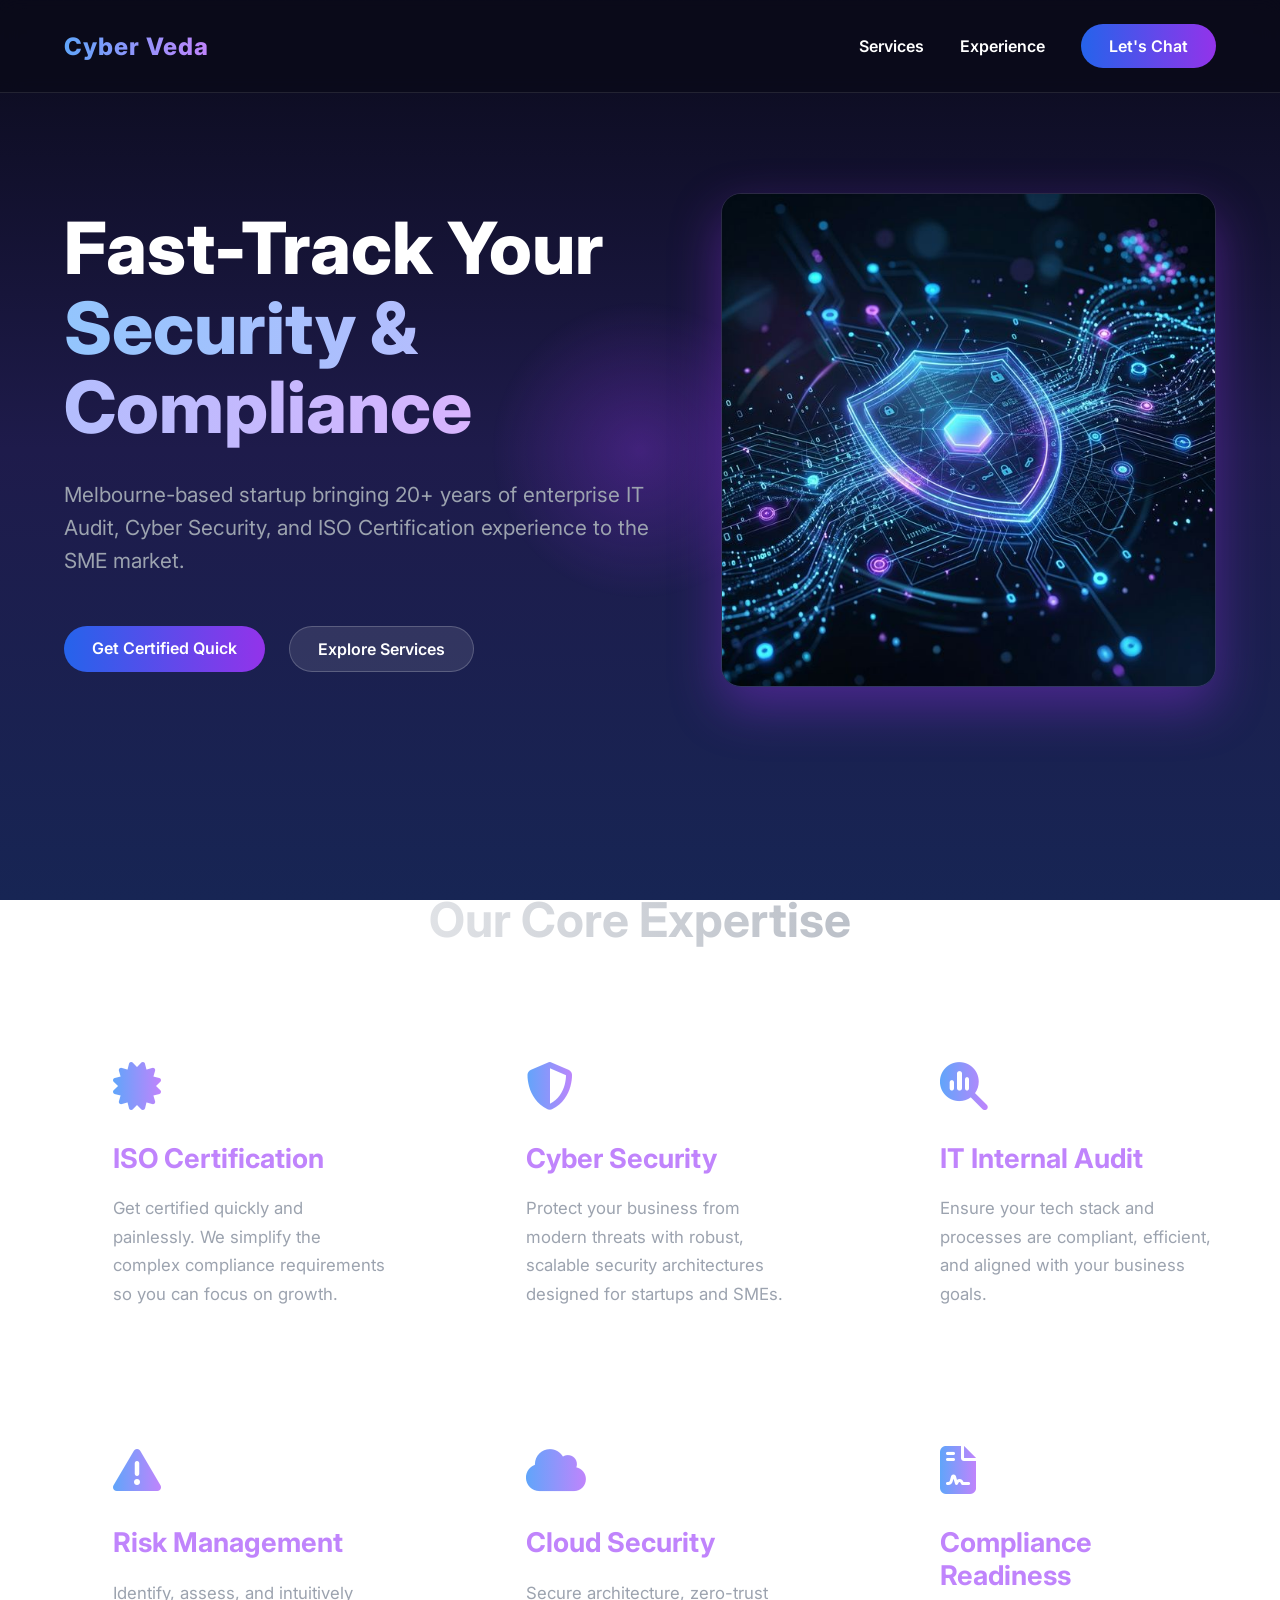
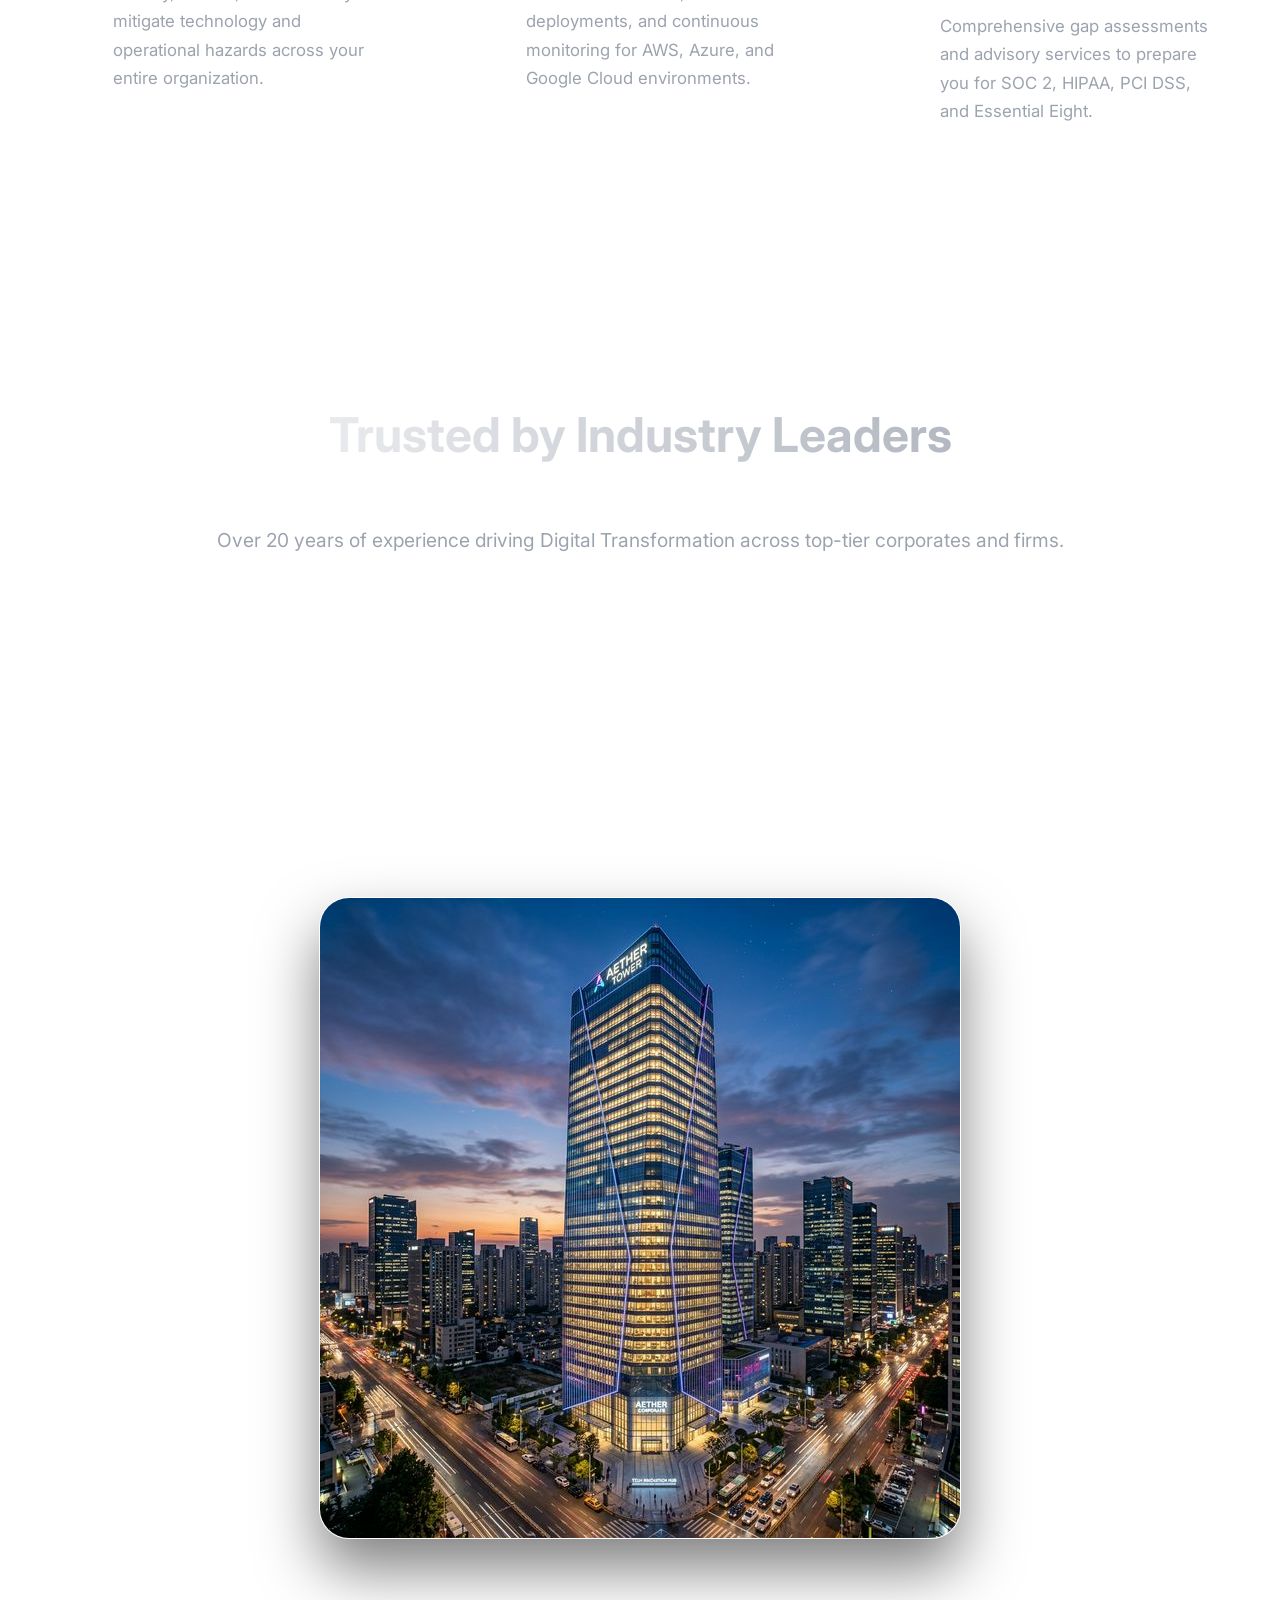
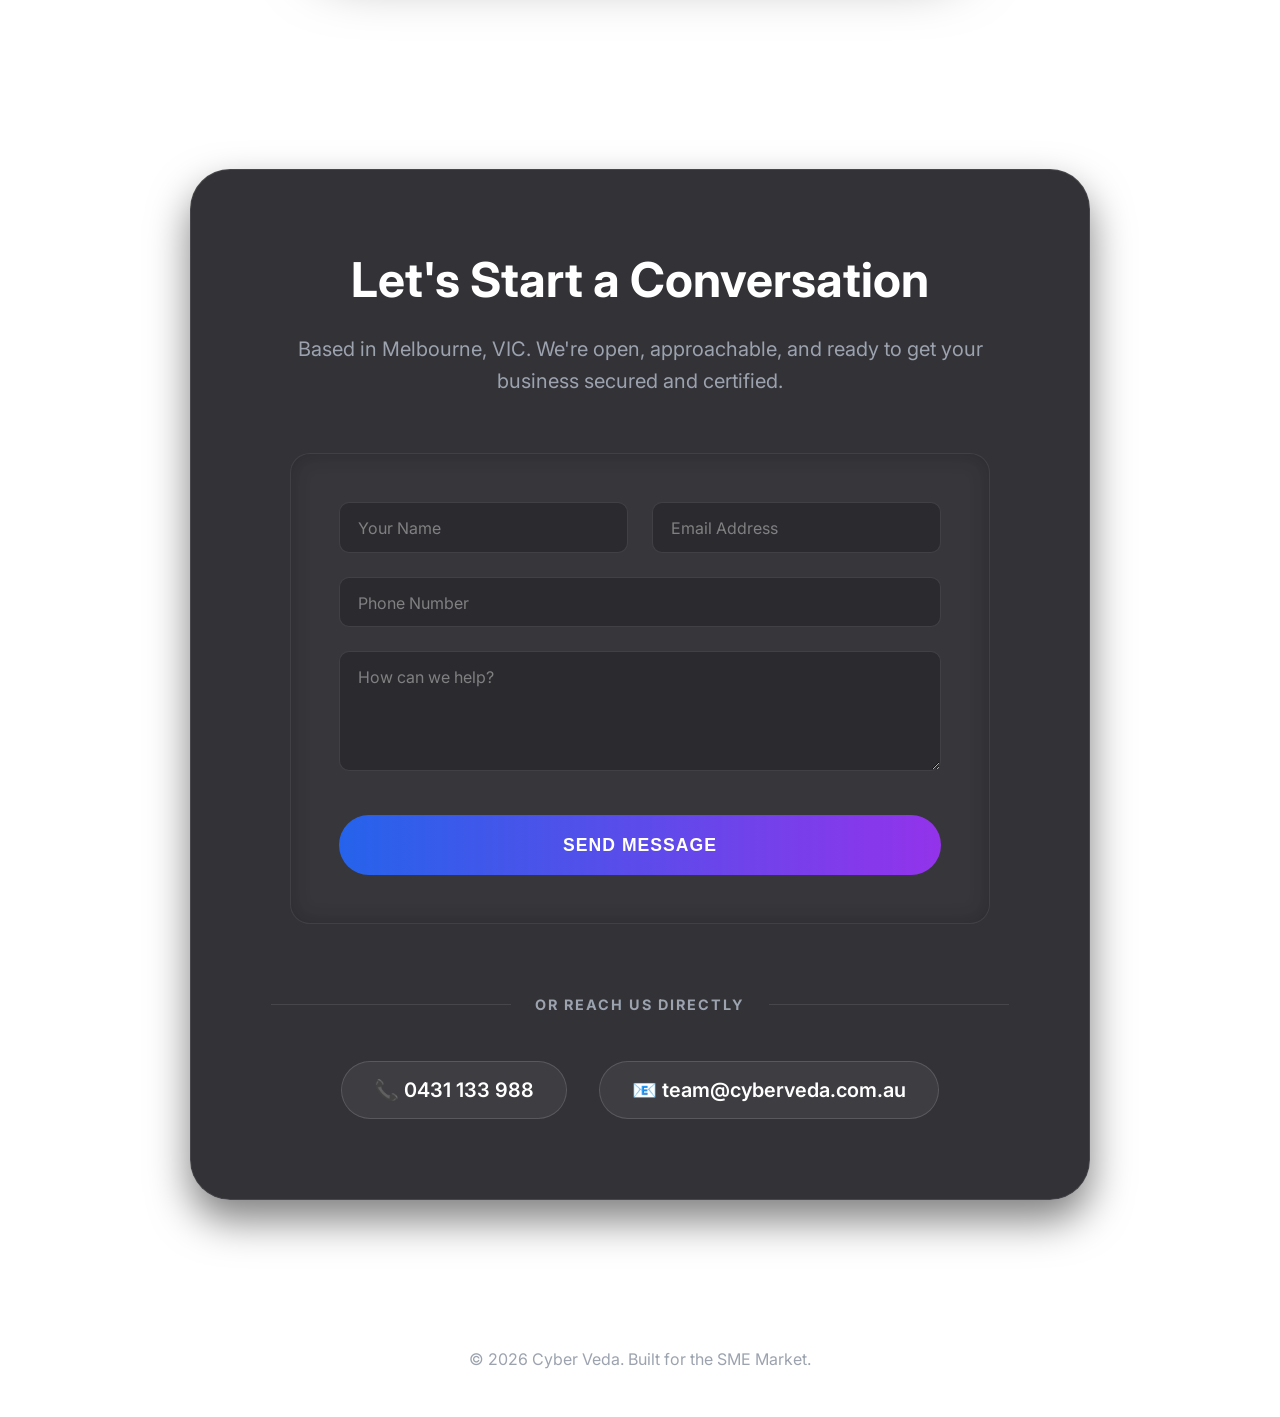
<file: index.html>
<!DOCTYPE html>
<html lang="en">
<head>
    <meta charset="UTF-8">
    <meta name="viewport" content="width=device-width, initial-scale=1.0">
    <title>Cyber Veda | Modern IT Security & Certification</title>
    <link href="https://fonts.googleapis.com/css2?family=Inter:wght@300;400;600;800&display=swap" rel="stylesheet">
    <link rel="stylesheet" href="https://cdnjs.cloudflare.com/ajax/libs/font-awesome/6.4.0/css/all.min.css">
    <link rel="stylesheet" href="styles.css">
</head>
<body>
    <div id="cursor-glow"></div>
    <div class="scroll-bg"></div>
    
    <nav>
        <div class="logo">Cyber Veda</div>
        <div class="nav-toggle" id="mobile-menu-btn">
            <i class="fa-solid fa-bars"></i>
        </div>
        <div class="nav-links" id="nav-links">
            <a href="#services">Services</a>
            <a href="#experience">Experience</a>
            <a href="#contact" class="btn-primary">Let's Chat</a>
        </div>
    </nav>

    <header class="hero">
        <div class="hero-content">
            <h1>Fast-Track Your <span class="gradient-text">Security & Compliance</span></h1>
            <p>Melbourne-based startup bringing 20+ years of enterprise IT Audit, Cyber Security, and ISO Certification experience to the SME market.</p>
            <div class="hero-actions">
                <a href="#contact" class="btn-primary">Get Certified Quick</a>
                <a href="#services" class="btn-secondary">Explore Services</a>
            </div>
        </div>
        <div class="hero-image">
            <img src="cyber_hero.png" alt="Cyber Security Abstract Render">
        </div>
    </header>

    <section id="services" class="services">
        <h2>Our Core Expertise</h2>
        <div class="services-grid">
            <div class="service-card">
                <i class="fa-solid fa-certificate service-icon"></i>
                <h3>ISO Certification</h3>
                <p>Get certified quickly and painlessly. We simplify the complex compliance requirements so you can focus on growth.</p>
            </div>
            <div class="service-card">
                <i class="fa-solid fa-shield-halved service-icon"></i>
                <h3>Cyber Security</h3>
                <p>Protect your business from modern threats with robust, scalable security architectures designed for startups and SMEs.</p>
            </div>
            <div class="service-card">
                <i class="fa-solid fa-magnifying-glass-chart service-icon"></i>
                <h3>IT Internal Audit</h3>
                <p>Ensure your tech stack and processes are compliant, efficient, and aligned with your business goals.</p>
            </div>
            <div class="service-card">
                <i class="fa-solid fa-triangle-exclamation service-icon"></i>
                <h3>Risk Management</h3>
                <p>Identify, assess, and intuitively mitigate technology and operational hazards across your entire organization.</p>
            </div>
            <div class="service-card">
                <i class="fa-solid fa-cloud service-icon"></i>
                <h3>Cloud Security</h3>
                <p>Secure architecture, zero-trust deployments, and continuous monitoring for AWS, Azure, and Google Cloud environments.</p>
            </div>
            <div class="service-card">
                <i class="fa-solid fa-file-contract service-icon"></i>
                <h3>Compliance Readiness</h3>
                <p>Comprehensive gap assessments and advisory services to prepare you for SOC 2, HIPAA, PCI DSS, and Essential Eight.</p>
            </div>
        </div>
    </section>

    <section id="experience" class="experience">
        <h2>Trusted by Industry Leaders</h2>
        <p>Over 20 years of experience driving Digital Transformation across top-tier corporates and firms.</p>
        
        <div class="marquee-container">
            <div class="marquee-content">
                <span class="logo-item text-logo">ANZ</span>
                <span class="logo-item text-logo">PwC</span>
                <span class="logo-item text-logo">Bupa</span>
                <span class="logo-item text-logo">Allens</span>
                <span class="logo-item text-logo">Lander & Rogers</span>
                <span class="logo-item text-logo">Berrigan Doube Lawyers</span>
                
                <span class="logo-item text-logo">ANZ</span>
                <span class="logo-item text-logo">PwC</span>
                <span class="logo-item text-logo">Bupa</span>
                <span class="logo-item text-logo">Allens</span>
                <span class="logo-item text-logo">Lander & Rogers</span>
                <span class="logo-item text-logo">Berrigan Doube Lawyers</span>
            </div>
        </div>

        <div class="experience-showcase">
            <img src="corporate.png" alt="Modern Corporate Skyscraper" class="showcase-img">
        </div>
    </section>

    <section id="contact" class="contact">
        <div class="contact-box">
            <h2>Let's Start a Conversation</h2>
            <p>Based in Melbourne, VIC. We're open, approachable, and ready to get your business secured and certified.</p>
            
            <form id="contact-form" action="https://formspree.io/f/xaqpkqoa" method="POST" class="contact-form">
                <div class="form-row">
                    <div class="form-group floating">
                        <input type="text" id="name" name="name" placeholder=" " required>
                        <label for="name">Your Name</label>
                    </div>
                    <div class="form-group floating">
                        <input type="email" id="email" name="email" placeholder=" " required>
                        <label for="email">Email Address</label>
                    </div>
                </div>
                <!-- Added Phone Number Field -->
                <div class="form-group floating">
                    <input type="tel" id="phone" name="phone" placeholder=" " required>
                    <label for="phone">Phone Number</label>
                </div>
                <div class="form-group floating">
                    <textarea id="message" name="message" placeholder=" " rows="4" required></textarea>
                    <label for="message">How can we help?</label>
                </div>
                <button type="submit" class="btn-primary form-submit-btn">Send Message</button>
            </form>
            <div id="form-status" class="form-status"></div>

            <div class="contact-divider"><span>OR REACH US DIRECTLY</span></div>

            <div class="contact-details">
                <a href="tel:0431133988" class="contact-link">📞 0431 133 988</a>
                <a href="mailto:team@cyberveda.com.au" class="contact-link">📧 team@cyberveda.com.au</a>
            </div>
        </div>
    </section>

    <footer>
        <p>&copy; 2026 Cyber Veda. Built for the SME Market.</p>
    </footer>

    <script src="script.js"></script>
</body>
</html>
</file>
<file: styles.css>
:root {
    --color-bg-start: #0a0a1a;
    --color-blue: #2563eb;
    --color-purple: #9333ea;
    --color-white: #ffffff;
    --color-text-muted: #9ca3af;
    --font-main: 'Inter', sans-serif;
}

* {
    margin: 0;
    padding: 0;
    box-sizing: border-box;
}

body, html {
    font-family: var(--font-main);
    color: var(--color-white);
    overflow-x: hidden;
    scroll-behavior: smooth;
    width: 100%;
}

.scroll-bg {
    position: fixed;
    top: 0;
    left: 0;
    width: 100vw;
    height: 100vh;
    z-index: -2;
    background: linear-gradient(180deg, #0a0a1a 0%, #1e1b4b 50%, #172554 100%);
    transition: background 0.3s ease;
}

#cursor-glow {
    position: fixed;
    top: 0;
    left: 0;
    width: 300px;
    height: 300px;
    background: radial-gradient(circle, rgba(147,51,234,0.3) 0%, rgba(37,99,235,0) 70%);
    border-radius: 50%;
    pointer-events: none;
    z-index: -1;
    transform: translate(-1000px, -1000px);
    transition: transform 0.1s ease-out;
}

nav {
    display: flex;
    justify-content: space-between;
    align-items: center;
    padding: 1.5rem 5%;
    position: fixed;
    width: 100%;
    top: 0;
    z-index: 1000;
    background: rgba(10, 10, 26, 0.8);
    backdrop-filter: blur(10px);
    border-bottom: 1px solid rgba(255, 255, 255, 0.1);
}

.logo {
    font-size: 1.5rem;
    font-weight: 800;
    letter-spacing: 1px;
    background: linear-gradient(90deg, #60a5fa, #c084fc);
    -webkit-background-clip: text;
    background-clip: text;
    -webkit-text-fill-color: transparent;
}

.nav-links a {
    color: var(--color-white);
    text-decoration: none;
    margin-left: 2rem;
    font-weight: 600;
    transition: color 0.3s;
}

.nav-links a:hover {
    color: #c084fc;
}

.nav-toggle {
    display: none;
    color: var(--color-white);
    font-size: 1.5rem;
    cursor: pointer;
}

.btn-primary {
    background: linear-gradient(90deg, var(--color-blue), var(--color-purple));
    padding: 0.75rem 1.75rem;
    border-radius: 50px;
    color: white !important;
    text-decoration: none;
    font-weight: 600;
    transition: transform 0.3s, box-shadow 0.3s;
    border: none;
    cursor: pointer;
    display: inline-block;
}

.btn-primary:hover {
    transform: translateY(-2px);
    box-shadow: 0 10px 20px rgba(147, 51, 234, 0.4);
}

.btn-secondary {
    background: rgba(255, 255, 255, 0.1);
    padding: 0.75rem 1.75rem;
    border-radius: 50px;
    color: white;
    text-decoration: none;
    font-weight: 600;
    border: 1px solid rgba(255, 255, 255, 0.2);
    transition: background 0.3s, border-color 0.3s;
    display: inline-block;
}

.btn-secondary:hover {
    background: rgba(255, 255, 255, 0.2);
    border-color: rgba(255, 255, 255, 0.4);
}

.gradient-text {
    background: linear-gradient(90deg, #93c5fd, #d8b4fe);
    -webkit-background-clip: text;
    background-clip: text;
    -webkit-text-fill-color: transparent;
}

section, header {
    padding: 80px 5%;
    display: flex;
    flex-direction: column;
    justify-content: center;
    max-width: 1400px;
    margin: 0 auto;
}

header.hero {
    align-items: center;
    text-align: left;
    padding-top: 150px;
    min-height: 90vh;
    flex-direction: row;
    justify-content: space-between;
    gap: 4rem;
}

.hero-content {
    flex: 1.2;
}

.hero-image {
    flex: 1;
    display: flex;
    justify-content: center;
    animation: fadeIn 1.4s ease-out;
}

.hero-image img {
    max-width: 100%;
    border-radius: 20px;
    box-shadow: 0 20px 50px rgba(147, 51, 234, 0.4);
    border: 1px solid rgba(255, 255, 255, 0.1);
}

.hero h1 {
    font-size: 4.5rem;
    font-weight: 800;
    line-height: 1.1;
    margin-bottom: 2rem;
    animation: fadeIn 1s ease-out;
}

.hero p {
    font-size: 1.3rem;
    color: var(--color-text-muted);
    max-width: 600px;
    margin: 0 0 3rem 0;
    line-height: 1.6;
    animation: fadeIn 1.2s ease-out;
}

.hero-actions {
    display: flex;
    gap: 1.5rem;
    justify-content: flex-start;
    animation: fadeIn 1.4s ease-out;
}

@keyframes fadeIn {
    from { opacity: 0; transform: translateY(20px); }
    to { opacity: 1; transform: translateY(0); }
}

.services h2, .experience h2 {
    font-size: 3rem;
    text-align: center;
    margin-bottom: 4rem;
    background: linear-gradient(90deg, #fff, #9ca3af);
    -webkit-background-clip: text;
    background-clip: text;
    -webkit-text-fill-color: transparent;
}

.services-grid {
    display: grid;
    /* Updated for perfect stacking on mobile */
    grid-template-columns: repeat(auto-fit, minmax(min(100%, 320px), 1fr));
    gap: 2.5rem;
    max-width: 1200px;
    margin: 0 auto;
}

.service-card {
    background: rgba(255, 255, 255, 0.03);
    border: 1px solid rgba(255, 255, 255, 0.08);
    border-radius: 20px;
    padding: 3rem;
    backdrop-filter: blur(10px);
    transition: transform 0.4s cubic-bezier(0.175, 0.885, 0.32, 1.275), background 0.3s;
}

.service-card:hover {
    transform: translateY(-12px) scale(1.02);
    background: rgba(255, 255, 255, 0.1);
    border-color: rgba(147, 51, 234, 0.4);
}

.service-icon {
    font-size: 3rem;
    margin-bottom: 2rem;
    background: linear-gradient(90deg, #60a5fa, #c084fc);
    -webkit-background-clip: text;
    background-clip: text;
    -webkit-text-fill-color: transparent;
    display: inline-block;
}

.service-card h3 {
    font-size: 1.7rem;
    margin-bottom: 1.2rem;
    color: #c084fc;
}

.service-card p {
    color: var(--color-text-muted);
    line-height: 1.7;
    font-size: 1.05rem;
}

.experience {
    text-align: center;
    padding-top: 150px;
    padding-bottom: 150px;
}

.experience p {
    color: var(--color-text-muted);
    margin-bottom: 4rem;
    font-size: 1.2rem;
}

.marquee-container {
    overflow: hidden;
    white-space: nowrap;
    position: relative;
    width: 100%;
    padding: 2.5rem 0;
    margin-bottom: 6rem;
    background: rgba(255, 255, 255, 0.01);
    border-top: 1px solid rgba(255, 255, 255, 0.05);
    border-bottom: 1px solid rgba(255, 255, 255, 0.05);
}

.marquee-content {
    display: inline-block;
    /* Slowed down marquee from 30s to 60s */
    animation: marquee 60s linear infinite;
}

.text-logo {
    font-size: 2rem;
    font-weight: 800;
    color: rgba(255, 255, 255, 0.3);
    margin: 0 5rem;
    display: inline-block;
    vertical-align: middle;
    transition: color 0.3s, transform 0.3s;
}

.text-logo:hover {
    color: var(--color-white);
    transform: scale(1.1);
}

@keyframes marquee {
    0% { transform: translateX(0); }
    100% { transform: translateX(-50%); }
}

.experience-showcase {
    display: flex;
    justify-content: center;
    margin-top: 4rem;
    width: 100%;
}

.showcase-img {
    max-width: 100%;
    height: auto;
    object-fit: cover;
    border-radius: 30px;
    box-shadow: 0 30px 60px rgba(0, 0, 0, 0.5);
    border: 1px solid rgba(255, 255, 255, 0.1);
}

.contact {
    align-items: center;
    padding-bottom: 100px;
}

.contact-box {
    background: rgba(15, 15, 20, 0.85);
    border: 1px solid rgba(255, 255, 255, 0.1);
    border-radius: 40px;
    padding: 5rem;
    text-align: center;
    max-width: 900px;
    backdrop-filter: blur(20px);
    box-shadow: 0 20px 40px rgba(0, 0, 0, 0.5);
    width: 100%;
}

.contact-box h2 {
    font-size: 3rem;
    margin-bottom: 1.5rem;
}

.contact-box p {
    color: var(--color-text-muted);
    margin-bottom: 3.5rem;
    font-size: 1.25rem;
    line-height: 1.6;
}

/* Premium Form Styles */
.contact-form {
    display: flex;
    flex-direction: column;
    gap: 1.5rem;
    max-width: 700px;
    margin: 0 auto 3rem;
    text-align: left;
    background: rgba(255, 255, 255, 0.02);
    padding: 3rem;
    border-radius: 20px;
    border: 1px solid rgba(255, 255, 255, 0.05);
    box-shadow: inset 0 0 20px rgba(0,0,0,0.2);
}

.form-row {
    display: flex;
    gap: 1.5rem;
}

.form-row .form-group {
    flex: 1;
}

.form-group.floating {
    position: relative;
}

.form-group.floating input,
.form-group.floating textarea {
    width: 100%;
    background: rgba(0, 0, 0, 0.2);
    border: 1px solid rgba(255, 255, 255, 0.1);
    border-radius: 10px;
    padding: 1.2rem 1rem 0.6rem;
    color: white;
    font-family: inherit;
    font-size: 1rem;
    transition: all 0.3s ease;
}

.form-group.floating textarea {
    resize: vertical;
    min-height: 120px;
}

.form-group.floating label {
    position: absolute;
    top: 1rem;
    left: 1.2rem;
    color: rgba(255, 255, 255, 0.4);
    font-size: 1rem;
    pointer-events: none;
    transition: all 0.2s ease;
}

.form-group.floating input:focus,
.form-group.floating textarea:focus {
    outline: none;
    border-color: #c084fc;
    background: rgba(147, 51, 234, 0.05);
    box-shadow: 0 0 15px rgba(147, 51, 234, 0.2);
}

.form-group.floating input:focus ~ label,
.form-group.floating input:not(:placeholder-shown) ~ label,
.form-group.floating textarea:focus ~ label,
.form-group.floating textarea:not(:placeholder-shown) ~ label {
    top: 0.25rem;
    left: 1rem;
    font-size: 0.75rem;
    color: #c084fc;
}

.form-submit-btn {
    width: 100%;
    margin-top: 1rem;
    padding: 1.2rem !important;
    font-size: 1.1rem;
    text-transform: uppercase;
    letter-spacing: 1px;
}

.contact-divider {
    position: relative;
    margin-bottom: 3rem;
    display: flex;
    align-items: center;
    justify-content: center;
}

.contact-divider::before, .contact-divider::after {
    content: "";
    flex: 1;
    height: 1px;
    background: rgba(255, 255, 255, 0.1);
}

.contact-divider span {
    padding: 0 1.5rem;
    font-size: 0.9rem;
    font-weight: 700;
    color: var(--color-text-muted);
    letter-spacing: 2px;
}

.contact-details {
    display: flex;
    justify-content: center;
    gap: 2rem;
    flex-wrap: wrap;
}

.contact-link {
    font-size: 1.25rem;
    color: var(--color-white);
    text-decoration: none;
    font-weight: 600;
    background: rgba(255, 255, 255, 0.05);
    padding: 1rem 2rem;
    border-radius: 50px;
    border: 1px solid rgba(255, 255, 255, 0.15);
    transition: background 0.3s, transform 0.3s, border-color 0.3s;
    display: flex;
    align-items: center;
    gap: 12px;
}

.contact-link:hover {
    background: rgba(147, 51, 234, 0.2);
    border-color: rgba(147, 51, 234, 0.5);
    transform: translateY(-5px);
}

.form-status {
    margin-top: 1rem;
    text-align: center;
    font-weight: 600;
    min-height: 24px;
    font-size: 1.1rem;
    transition: all 0.3s ease;
}
.form-status.success { 
    color: #10b981; 
    padding: 2rem;
    background: rgba(16, 185, 129, 0.1);
    border-radius: 12px;
    border: 1px solid rgba(16, 185, 129, 0.2);
    margin-bottom: 3rem;
}
.form-status.error { color: #ef4444; }

footer {
    text-align: center;
    padding: 3rem;
    color: var(--color-text-muted);
    border-top: 1px solid rgba(255, 255, 255, 0.05);
}

/* --- MOBILE RESPONSIVENESS AND BUG FIXES --- */

@media (max-width: 1024px) {
    header.hero {
        flex-direction: column;
        text-align: center;
        padding-top: 120px;
        gap: 3rem;
    }
    .hero h1 { font-size: 3.5rem; }
    .hero-content { flex: none; width: 100%; }
    .hero p { margin: 0 auto 3rem; }
    .hero-actions { justify-content: center; }
}

@media (max-width: 768px) {
    body { cursor: default !important; }
    #cursor-glow { display: none; }
    
    nav { padding: 1rem 5%; }
    .nav-toggle { display: block; }
    
    .nav-links {
        display: none;
        position: absolute;
        top: 100%;
        left: 0;
        width: 100%;
        background: rgba(10, 10, 26, 0.95);
        flex-direction: column;
        padding: 2rem;
        text-align: center;
        border-bottom: 1px solid rgba(255, 255, 255, 0.1);
        backdrop-filter: blur(20px);
    }
    
    .nav-links.active { display: flex; }
    
    .nav-links a {
        margin: 1.5rem 0;
        font-size: 1.2rem;
    }
    
    .hero h1 { font-size: 2.5rem; }
    
    /* Reconfigured mobile buttons to be inline and fit on one line */
    .hero-actions { 
        flex-direction: row; 
        flex-wrap: nowrap; 
        gap: 0.5rem; 
        justify-content: center; 
        width: 100%;
    }
    
    .btn-primary, .btn-secondary {
        padding: 0.6rem 0.8rem;
        font-size: 0.85rem;
        flex: 1; /* Stretch evenly */
        text-align: center;
    }
    
    .services h2, .experience h2, .contact-box h2 { font-size: 2.2rem; }
    
    /* Enforces single column stacking on small devices */
    .services-grid { grid-template-columns: 1fr; }
    
    .service-card { padding: 2rem; }
    
    .contact-box { padding: 2rem 1rem; }
    .contact-form { padding: 2rem 1.5rem; }
    
    .form-row { flex-direction: column; gap: 1.5rem; } /* Stack inputs on mobile */
    
    .contact-details { flex-direction: column; gap: 1rem; }
    .contact-link { justify-content: center; width: 100%; font-size: 1rem; }
    
    .text-logo { font-size: 1.5rem; margin: 0 2rem; }
    
    /* Slowed down mobile marquee */
    .marquee-content { animation: marquee 30s linear infinite; }
}

@media (max-width: 480px) {
    .hero h1 { font-size: 2.1rem; }
    .hero-actions { flex-wrap: wrap; }
    .btn-primary, .btn-secondary { flex: 1 1 100%; padding: 0.75rem; font-size: 1rem; } /* Stack on ultra-small screens like iPhone SE to prevent text cutoff */
}
</file>
